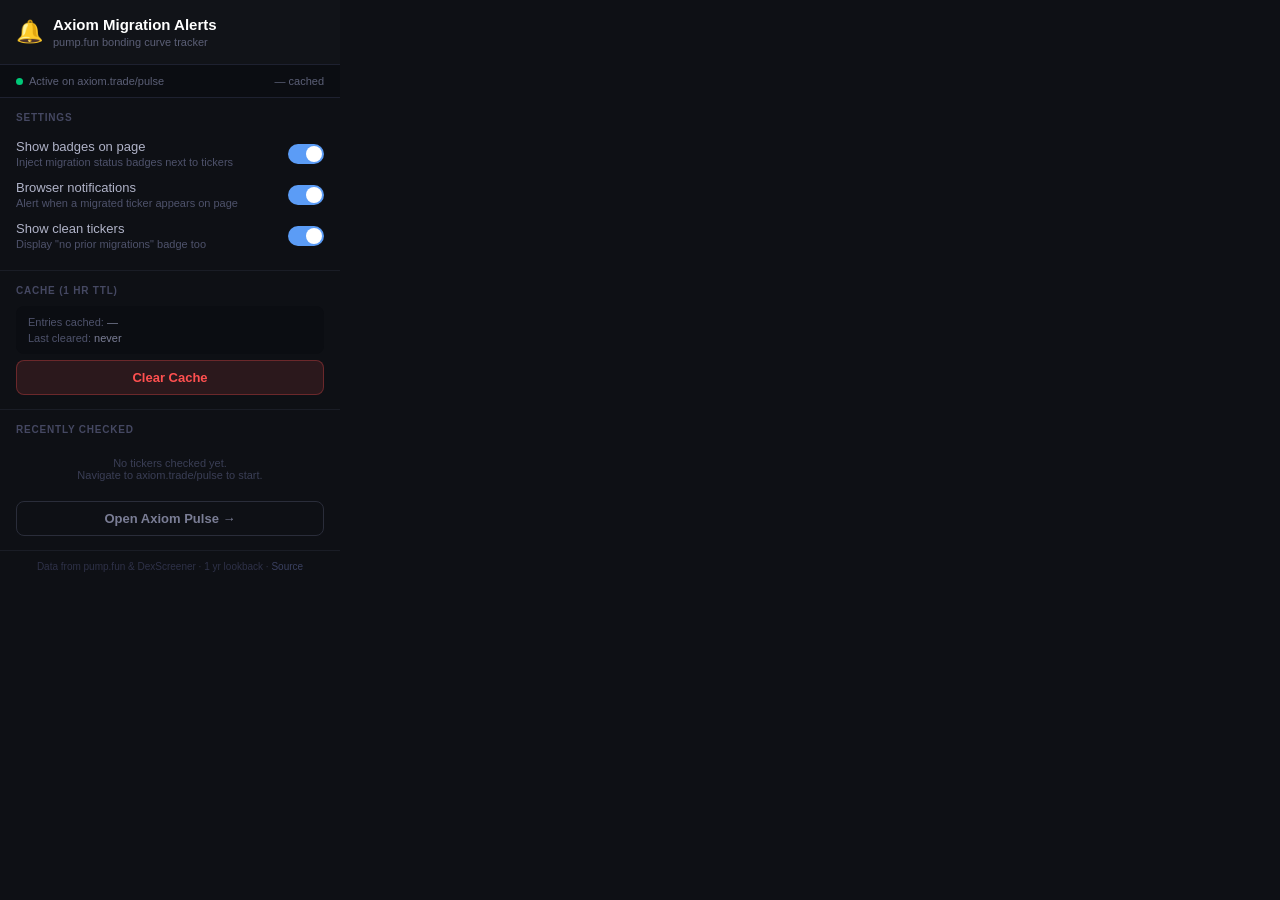
<file: axiom-migration-alerts/popup.html>
<!DOCTYPE html>
<html lang="en">
<head>
  <meta charset="UTF-8" />
  <meta name="viewport" content="width=device-width, initial-scale=1.0" />
  <title>Axiom Migration Alerts</title>
  <style>
    *, *::before, *::after { box-sizing: border-box; margin: 0; padding: 0; }

    body {
      width: 340px;
      font-family: 'Inter', 'Segoe UI', sans-serif;
      background: #0e1015;
      color: #d8dae8;
      font-size: 13px;
    }

    /* Header */
    .header {
      display: flex;
      align-items: center;
      gap: 10px;
      padding: 16px;
      border-bottom: 1px solid #1e2130;
      background: #111318;
    }
    .header-icon { font-size: 22px; }
    .header-title {
      font-size: 15px;
      font-weight: 700;
      color: #fff;
      line-height: 1.2;
    }
    .header-sub {
      font-size: 11px;
      color: #5b5f76;
      margin-top: 2px;
    }

    /* Status bar */
    .status-bar {
      padding: 10px 16px;
      background: #0b0d12;
      border-bottom: 1px solid #1e2130;
      font-size: 11px;
      color: #5b5f76;
      display: flex;
      align-items: center;
      justify-content: space-between;
    }
    .status-dot {
      width: 7px; height: 7px;
      border-radius: 50%;
      background: #00c878;
      display: inline-block;
      margin-right: 6px;
      animation: pulse-dot 2s ease-in-out infinite;
    }
    @keyframes pulse-dot {
      0%, 100% { opacity: 1; }
      50%       { opacity: 0.35; }
    }

    /* Section */
    .section {
      padding: 14px 16px;
      border-bottom: 1px solid #1a1d26;
    }
    .section-label {
      font-size: 10px;
      font-weight: 700;
      letter-spacing: 0.08em;
      text-transform: uppercase;
      color: #454862;
      margin-bottom: 10px;
    }

    /* Toggle row */
    .toggle-row {
      display: flex;
      align-items: center;
      justify-content: space-between;
      padding: 6px 0;
    }
    .toggle-label { color: #b0b3c8; }
    .toggle-desc  { font-size: 11px; color: #4e526b; margin-top: 2px; }

    /* Toggle switch */
    .toggle {
      position: relative;
      width: 36px; height: 20px;
      flex-shrink: 0;
    }
    .toggle input { opacity: 0; width: 0; height: 0; }
    .toggle-slider {
      position: absolute;
      inset: 0;
      background: #2a2d3a;
      border-radius: 20px;
      cursor: pointer;
      transition: background 0.2s;
    }
    .toggle-slider::before {
      content: '';
      position: absolute;
      left: 2px; top: 2px;
      width: 16px; height: 16px;
      border-radius: 50%;
      background: #fff;
      transition: transform 0.2s;
    }
    .toggle input:checked + .toggle-slider { background: #5b9cf6; }
    .toggle input:checked + .toggle-slider::before { transform: translateX(16px); }

    /* Cache info */
    .cache-info {
      background: #0b0d12;
      border-radius: 8px;
      padding: 10px 12px;
      font-size: 11px;
      color: #4e526b;
      display: flex;
      flex-direction: column;
      gap: 4px;
    }
    .cache-info span { color: #7a7d95; }

    /* Buttons */
    .btn {
      display: block;
      width: 100%;
      padding: 9px 14px;
      border-radius: 8px;
      border: none;
      cursor: pointer;
      font-size: 13px;
      font-weight: 600;
      transition: opacity 0.15s, transform 0.1s;
      text-align: center;
    }
    .btn:hover  { opacity: 0.85; }
    .btn:active { transform: scale(0.98); }
    .btn--ghost {
      background: transparent;
      border: 1px solid #2a2d3a;
      color: #7a7d95;
      margin-top: 8px;
    }
    .btn--danger {
      background: rgba(255, 80, 80, 0.12);
      border: 1px solid rgba(255, 80, 80, 0.3);
      color: #ff5050;
      margin-top: 6px;
    }

    /* Footer */
    .footer {
      padding: 10px 16px;
      font-size: 10px;
      color: #2e3148;
      text-align: center;
    }
    .footer a { color: #3a4060; text-decoration: none; }
    .footer a:hover { text-decoration: underline; }

    /* Checked tickers list */
    #ticker-list {
      max-height: 130px;
      overflow-y: auto;
      display: flex;
      flex-direction: column;
      gap: 4px;
    }
    .ticker-item {
      display: flex;
      align-items: center;
      justify-content: space-between;
      padding: 5px 8px;
      background: #111318;
      border-radius: 6px;
      border: 1px solid #1e2130;
    }
    .ticker-sym  { font-weight: 700; color: #c8cad8; font-size: 12px; }
    .ticker-pill {
      font-size: 10px;
      font-weight: 700;
      padding: 2px 6px;
      border-radius: 4px;
    }
    .ticker-pill--migrated { background: rgba(255,170,0,0.15); color: #ffaa00; }
    .ticker-pill--clean    { background: rgba(0,200,120,0.12); color: #00c878; }
    .ticker-empty { font-size: 11px; color: #3a3e55; text-align: center; padding: 12px 0; }
  </style>
</head>
<body>

  <div class="header">
    <span class="header-icon">🔔</span>
    <div>
      <div class="header-title">Axiom Migration Alerts</div>
      <div class="header-sub">pump.fun bonding curve tracker</div>
    </div>
  </div>

  <div class="status-bar">
    <span><span class="status-dot"></span>Active on axiom.trade/pulse</span>
    <span id="cache-count">— cached</span>
  </div>

  <!-- Settings -->
  <div class="section">
    <div class="section-label">Settings</div>

    <div class="toggle-row">
      <div>
        <div class="toggle-label">Show badges on page</div>
        <div class="toggle-desc">Inject migration status badges next to tickers</div>
      </div>
      <label class="toggle">
        <input type="checkbox" id="opt-badges" checked />
        <span class="toggle-slider"></span>
      </label>
    </div>

    <div class="toggle-row">
      <div>
        <div class="toggle-label">Browser notifications</div>
        <div class="toggle-desc">Alert when a migrated ticker appears on page</div>
      </div>
      <label class="toggle">
        <input type="checkbox" id="opt-notifications" checked />
        <span class="toggle-slider"></span>
      </label>
    </div>

    <div class="toggle-row">
      <div>
        <div class="toggle-label">Show clean tickers</div>
        <div class="toggle-desc">Display "no prior migrations" badge too</div>
      </div>
      <label class="toggle">
        <input type="checkbox" id="opt-show-clean" checked />
        <span class="toggle-slider"></span>
      </label>
    </div>
  </div>

  <!-- Cache -->
  <div class="section">
    <div class="section-label">Cache (1 hr TTL)</div>
    <div class="cache-info">
      <div>Entries cached: <span id="cache-entries">—</span></div>
      <div>Last cleared: <span id="cache-cleared">never</span></div>
    </div>
    <button class="btn btn--danger" id="btn-clear-cache">Clear Cache</button>
  </div>

  <!-- Recently Checked -->
  <div class="section">
    <div class="section-label">Recently Checked</div>
    <div id="ticker-list">
      <div class="ticker-empty">No tickers checked yet.<br>Navigate to axiom.trade/pulse to start.</div>
    </div>
    <button class="btn btn--ghost" id="btn-open-axiom">Open Axiom Pulse →</button>
  </div>

  <div class="footer">
    Data from pump.fun &amp; DexScreener · 1 yr lookback ·
    <a href="https://github.com/" target="_blank">Source</a>
  </div>

  <script src="popup.js"></script>
</body>
</html>
</file>
